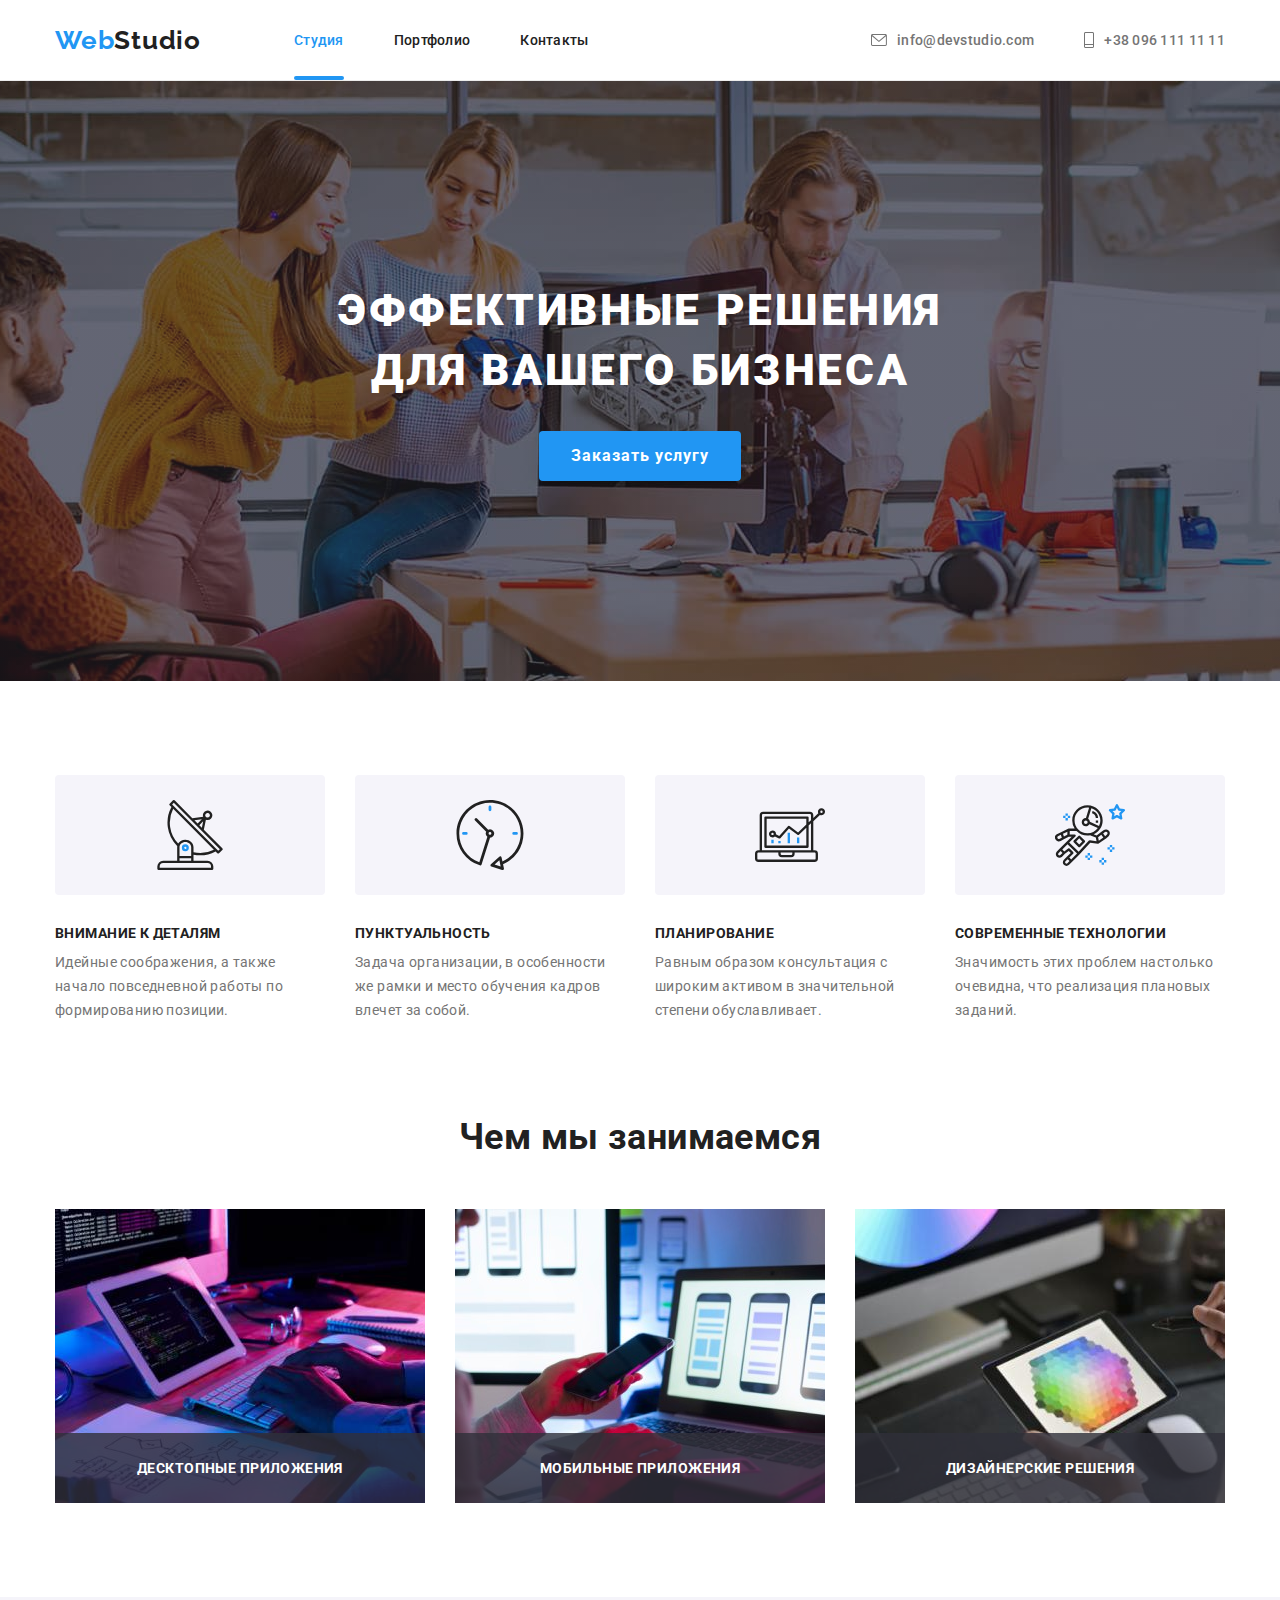
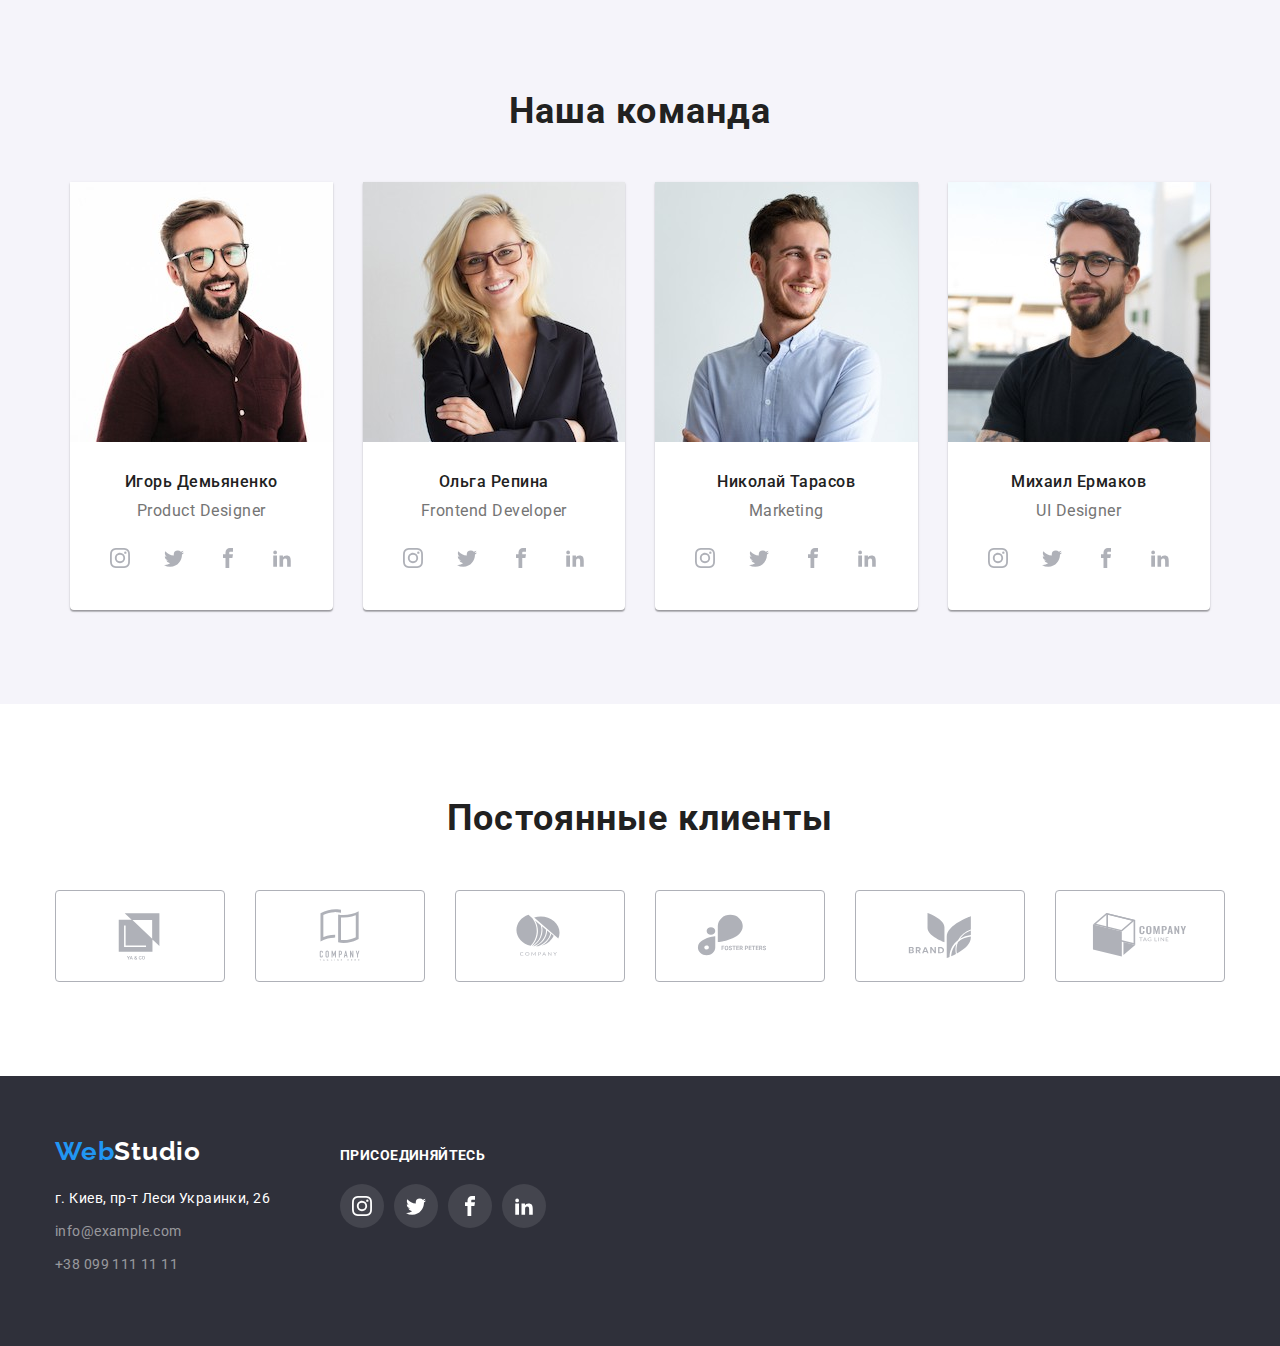
<file: index.html>
<!DOCTYPE html>
<html lang="en">
  <head>
    <meta charset="UTF-8" />
    <meta http-equiv="X-UA-Compatible" content="IE=edge" />
    <meta name="viewport" content="width=device-width, initial-scale=1.0" />
    <title>Document</title>
    <link rel="preconnect" href="https://fonts.googleapis.com" />
    <link rel="preconnect" href="https://fonts.gstatic.com" crossorigin />
    <link
      rel="stylesheet"
      href="https://cdnjs.cloudflare.com/ajax/libs/modern-normalize/1.0.0/modern-normalize.min.css"
    />
    <link
      href="https://fonts.googleapis.com/css2?family=Raleway:wght@600;700;800&family=Roboto:wght@400;500;700;900&display=swap"
      rel="stylesheet"
    />
    <link rel="stylesheet" href="./css/styles.css" />
  </head>

  <body data-body>
    <!-- Логотип -->
    <header class="header">
      <div class="container nav">
        <a href="./12index.html" class="logo-header">Web<span class="studio">Studio</span></a>
        <nav class="nav">
          <ul class="nav list">
            <li class="header-navigator">
              <a href="./index.html" class="active nav-info">Студия</a>
            </li>
            <li class="header-navigator">
              <a href="./portfolio.html" class="nav-info">Портфолио</a>
            </li>
            <li class="header-navigator">
              <a href="#contacts" class="nav-info">Контакты</a>
            </li>
          </ul>
        </nav>
        <ul class="heder-contacts list">
          <li class="heder-contacts-link">
            <a href="mailto:info@devstudio.com" class="mail">
              <svg class="heder-icon" width="16" height="12">
               <use href="./images/icons-sprite.svg#icon-email"></use>
              </svg>info@devstudio.com
            </a>
          </li>
          <li class="heder-contacts-link">
            <a href="tel:+380961111111" class="tel">
              <svg class="heder-icon" width="10" height="16">
                <use href="./images/icons-sprite.svg#icon-mobile"></use>
              </svg>+38 096 111 11 11
            </a>
          </li>
        </ul>
      </div>
    </header>
    <!-- Услуги для бизнеса -->
    <main>
      <section class="market wrapper">
        <div class="container">
          <h1 class="solution">Эффективные решения для вашего бизнеса</h1>
          <button class="order" type="button" data-modal-open >Заказать услугу</button>
        </div>
      </section>

      <!-- Особенности работы -->

      <section class="section">
        <div class="container">
          <h2 class="visually-hidden">Переваги</h2>
          <ul class="fors list">
            <li class="fors-li">
              <div class="feature">
                <svg width="70" height="70">
                  <use href="./images/icons-sprite.svg#icon-antenna"></use>
                </svg>
              </div>
              <h3 class="soft-skils">Внимание к деталям</h3>
              <p class="skils">
                Идейные соображения, а также начало повседневной работы по формированию позиции.
              </p>
            </li>

            <li class="fors-li">
              <div class="feature">
                <svg width="70" height="70">
                  <use href="./images/icons-sprite.svg#icon-clock"></use>
                </svg>
              </div>
              <h3 class="soft-skils">Пунктуальность</h3>
              <p class="skils">
                Задача организации, в особенности же рамки и место обучения кадров влечет за собой.
              </p>
            </li>

            <li class="fors-li">
              <div class="feature">
                <svg width="70" height="70">
                  <use href="./images/icons-sprite.svg#icon-diagram"></use>
                </svg>
              </div>
              <h3 class="soft-skils">Планирование</h3>
              <p class="skils">
                Равным образом консультация с широким активом в значительной степени обуславливает.
              </p>
            </li>

            <li class="fors-li">
              <div class="feature">
                <svg width="70" height="70">
                  <use href="./images/icons-sprite.svg#icon-astronaut"></use>
                </svg>
              </div>
              <h3 class="soft-skils">Современные технологии</h3>
              <p class="skils">
                Значимость этих проблем настолько очевидна, что реализация плановых заданий.
              </p>
            </li>
          </ul>
        </div>
      </section>

      <!-- Три картинки -->

      <section class="container">
        <div class="section work">
          <h2 class="hobby">Чем мы занимаемся</h2>
          <ul class="pic list">
            <li class="img-box">
              <img src="./images/box1.jpg" width="370" height="294" alt="box 1" />
              <p class="img-text">Десктопные приложения</p>
            </li>
            <li class="img-box">
              <img src="./images/box2.jpg" width="370" height="294" alt="box 2" />
              <p class="img-text">Мобильные приложения</p>
            </li>
            <li class="img-box">
              <img src="./images/box3.jpg" width="370" height="294" alt="box 3" />
              <p class="img-text">Дизайнерские решения</p>
            </li>
          </ul>
        </div>
      </section>

      <!-- Команда фирмы -->

      <section class="team section">
        <div class="container">
          <h2 id="studio" class="mishion">Наша команда</h2>
          <ul class="team-box list">
            <li class="team-box-unit">
              <img src="./images/igor.jpg" width="270" height="260" alt="img" />
              <div class="team-box-info">
                <h3 class="soname">Игорь Демьяненко</h3>
                <p class="job">Product Designer</p>

                 <ul class="soshial-list list">
                    <li class="soshial-links-img">
                      <a class="links-img"
                        href="https://www.instagram.com/">
                        <svg class="icons" width="20" height="20">
                          <use href="./images/symbol-defs.svg#icon-instagram"></use>
                        </svg>
                      </a>
                    </li>
                    <li class="soshial-links-img">
                      <a class="links-img"
                        href="https://www.twitter.com/">
                        <svg class="icons" width="20" height="20">
                          <use href="./images/symbol-defs.svg#icon-twitter"></use>
                        </svg>
                      </a>
                    </li>
                    <li class="soshial-links-img">
                      <a class="links-img"
                        href="https://www.facebook.com/">
                        <svg class="icons" width="20" height="20">
                          <use href="./images/symbol-defs.svg#icon-facebook"></use>
                        </svg>
                      </a>
                    </li>
                    <li class="soshial-links-img">
                      <a class="links-img"
                        href="https://www.linkedin.com/">
                        <svg class="icons" width="20" height="20">
                          <use href="./images/symbol-defs.svg#icon-linkedin2"></use>
                        </svg>
                      </a>
                    </li>
                  </ul> 
                </div>
              
            </li>
            <li class="team-box-unit">
              <img src="./images/olga.jpg" width="270" height="260" alt="img" />
              <div class="team-box-info">
                <h3 class="soname">Ольга Репина</h3>
                <p class="job">Frontend Developer</p>
                <ul class="soshial-list list">
                  <li class="soshial-links-img">
                    <a class="links-img"
                      href="https://www.instagram.com/">
                      <svg class="icons" width="20" height="20">
                        <use href="./images/symbol-defs.svg#icon-instagram"></use>
                      </svg>
                    </a>
                  </li>
                  <li class="soshial-links-img">
                    <a class="links-img"
                      href="https://www.twitter.com/">
                      <svg class="icons" width="20" height="20">
                        <use href="./images/symbol-defs.svg#icon-twitter"></use>
                      </svg>
                    </a>
                  </li>
                  <li class="soshial-links-img">
                    <a class="links-img"
                      href="https://www.facebook.com/">
                      <svg class="icons" width="20" height="20">
                        <use href="./images/symbol-defs.svg#icon-facebook"></use>
                      </svg>
                    </a>
                  </li>
                  <li class="soshial-links-img">
                    <a class="links-img"
                      href="https://www.linkedin.com/">
                      <svg class="icons" width="20" height="20">
                        <use href="./images/symbol-defs.svg#icon-linkedin2"></use>
                      </svg>
                    </a>
                  </li>
                </ul> 
              </div>
            </li>
            <li class="team-box-unit">
              <img src="./images/nikolaj.jpg" width="270" height="260" alt="img" />
              <div class="team-box-info">
                <h3 class="soname">Николай Тарасов</h3>
                <p class="job">Marketing</p>
                <ul class="soshial-list list">
                  <li class="soshial-links-img">
                    <a class="links-img"
                      href="https://www.instagram.com/">
                      <svg class="icons" width="20" height="20">
                        <use href="./images/symbol-defs.svg#icon-instagram"></use>
                      </svg>
                    </a>
                  </li>
                  <li class="soshial-links-img">
                    <a class="links-img"
                      href="https://www.twitter.com/">
                      <svg class="icons" width="20px" height="20px">
                        <use href="./images/symbol-defs.svg#icon-twitter"></use>
                      </svg>
                    </a>
                  </li>
                  <li class="soshial-links-img">
                    <a class="links-img"
                      href="https://www.facebook.com/">
                      <svg class="icons" width="20" height="20">
                        <use href="./images/symbol-defs.svg#icon-facebook"></use>
                      </svg>
                    </a>
                  </li>
                  <li class="soshial-links-img">
                    <a class="links-img"
                      href="https://www.linkedin.com/">
                      <svg class="icons" width="20" height="20">
                        <use href="./images/symbol-defs.svg#icon-linkedin2"></use>
                      </svg>
                    </a>
                  </li>
                </ul> 
              </div>
            </li>
            <li class="team-box-unit">
              <img src="./images/mihail.jpg" width="270" height="260" alt="img" />
              <div class="team-box-info">
                <h3 class="soname">Михаил Ермаков</h3>
                <p class="job">UI Designer</p>
                <ul class="soshial-list list">
                  <li class="soshial-links-img">
                    <a class="links-img"
                      href="https://www.instagram.com/">
                      <svg class="icons" width="20" height="20">
                        <use href="./images/symbol-defs.svg#icon-instagram"></use>
                      </svg>
                    </a>
                  </li>
                  <li class="soshial-links-img">
                    <a class="links-img"
                      href="https://www.twitter.com/">
                      <svg class="icons" width="20" height="20">
                        <use href="./images/symbol-defs.svg#icon-twitter"></use>
                      </svg></a>
                    </a>
                  </li>
                  
                  <li class="soshial-links-img">
                    <a class="links-img"
                      href="https://www.linkedin.com/">
                      <svg class="icons" width="20" height="20">
                        <use href="./images/symbol-defs.svg#icon-facebook"></use>
                      </svg>
                    </a>
                  </li>
                  <li class="soshial-links-img">
                    <a class="links-img"
                      href="https://www.linkedin.com/">
                      <svg class="icons" width="20" height="20">
                        <use href="./images/symbol-defs.svg#icon-linkedin2"></use>
                      </svg>
                    </a>
                  </li>
                </ul> 
              </div>
            </li>
          </ul>
        </div>
      </div>
      </section>

      <!-- Постоянные клиенты -->

      <section class="section">
        <div class="container">
          <h2 class="mishion">Постоянные клиенты</h2>
          <ul class="klients-list list">
            <li class="klients">
              <a class="item-client-link" href=""
                ><svg class="client-icon" width="106" height="60">
                  <use href="./images/symbol-defs.svg#icon-logo-0"></use>
                </svg>
              </a>
            </li>
            <li class="klients">
              <a class="item-client-link" href=""
                ><svg class="client-icon" width="106" height="60">
                  <use href="./images/symbol-defs.svg#icon-logo-1"></use>
                </svg>
              </a>
            </li>
            <li class="klients">
              <a class="item-client-link" href=""
                ><svg class="client-icon" width="106" height="60">
                  <use href="./images/symbol-defs.svg#icon-logo-2"></use>
                </svg>
              </a>
            </li>
            <li class="klients">
              <a class="item-client-link" href=""
                ><svg class="client-icon" width="106" height="60">
                  <use href="./images/symbol-defs.svg#icon-logo-3"></use>
                </svg>
              </a>
            </li>
            <li class="klients">
              <a class="item-client-link" href=""
                ><svg class="client-icon" width="106px" height="60px">
                  <use href="./images/symbol-defs.svg#icon-logo-4"></use>
                </svg>
              </a>
            </li>
            <li class="klients">
              <a class="item-client-link" href=""
                ><svg class="client-icon" width="106" height="60">
                  <use href="./images/symbol-defs.svg#icon-logo-5"></use>
                </svg>
              </a>
            </li>
          </ul>
        </div>
      </section>
    </main>

    <!-- footer -->

    <footer class="grafit">
      <div class="container flex">
        <div class="footer-contacts-info">
          <a class="logo" href="./12index.html">Web<span class="studio-footer">Studio</span></a>
          <address id="contacts">
            <ul class="footer-contacts-block list">
              <li class="footer-contacts">
                <a
                  href="https://goo.gl/maps/5vLrTGRrTv6c7Xk37"
                  target="_blank"
                  rel="noopener noreferrer"
                  class="adress"
                  >г. Киев, пр-т Леси Украинки, 26
                </a>
              </li>
              <li class="footer-contacts">
                <a href="mailto:info@example.com" class="e-adress">info@example.com</a>
              </li>

              <li class="footer-contacts">
                <a href="tel:+380991111111" class="e-adress">+38 099 111 11 11</a>
              </li>
            </ul>
          </address>
        </div>
        <div class="footer-soclink">
          <p class="footer-title">присоединяйтесь</p>
          <ul class="footer-soc-list list">
            <li class="footer-soc-item">
              <a class="footer-soc-link link" href="">
                <svg class="footer-icon" width="20" height="20">
                  <use href="./images/symbol-defs.svg#icon-instagram"></use>
                </svg>
              </a>
            </li>
            <li class="footer-soc-item">
              <a class="footer-soc-link link" href=""
                ><svg class="footer-icon" width="20" height="20">
                  <use href="./images/symbol-defs.svg#icon-twitter"></use>
                </svg>
              </a>
            </li>
            <li class="footer-soc-item">
              <a class="footer-soc-link link" href=""
                ><svg class="footer-icon" width="20" height="20">
                  <use href="./images/symbol-defs.svg#icon-facebook"></use>
                </svg>
              </a>
            </li>
            <li class="footer-soc-item">
              <a class="footer-soc-link link" href=""
                ><svg class="footer-icon" width="20" height="20">
                  <use href="./images/symbol-defs.svg#icon-linkedin2"></use>
                </svg>
              </a>
            </li>
          </ul>
        </div>
      </div>
    </footer>

    <div class="backdrop is-hidden" data-modal>
      <div class="modal">
        <button type="button" class="modal-close-btn" data-modal-close>
          <svg class="close-btn" width="11" height="11">
            <use href="./images/symbol-defs.svg#icon-xx"></use>
          </svg>
        </button>
      </div>
    </div>

   <script src="./js/modal.js"></script>
  </body>
</html>
</file>
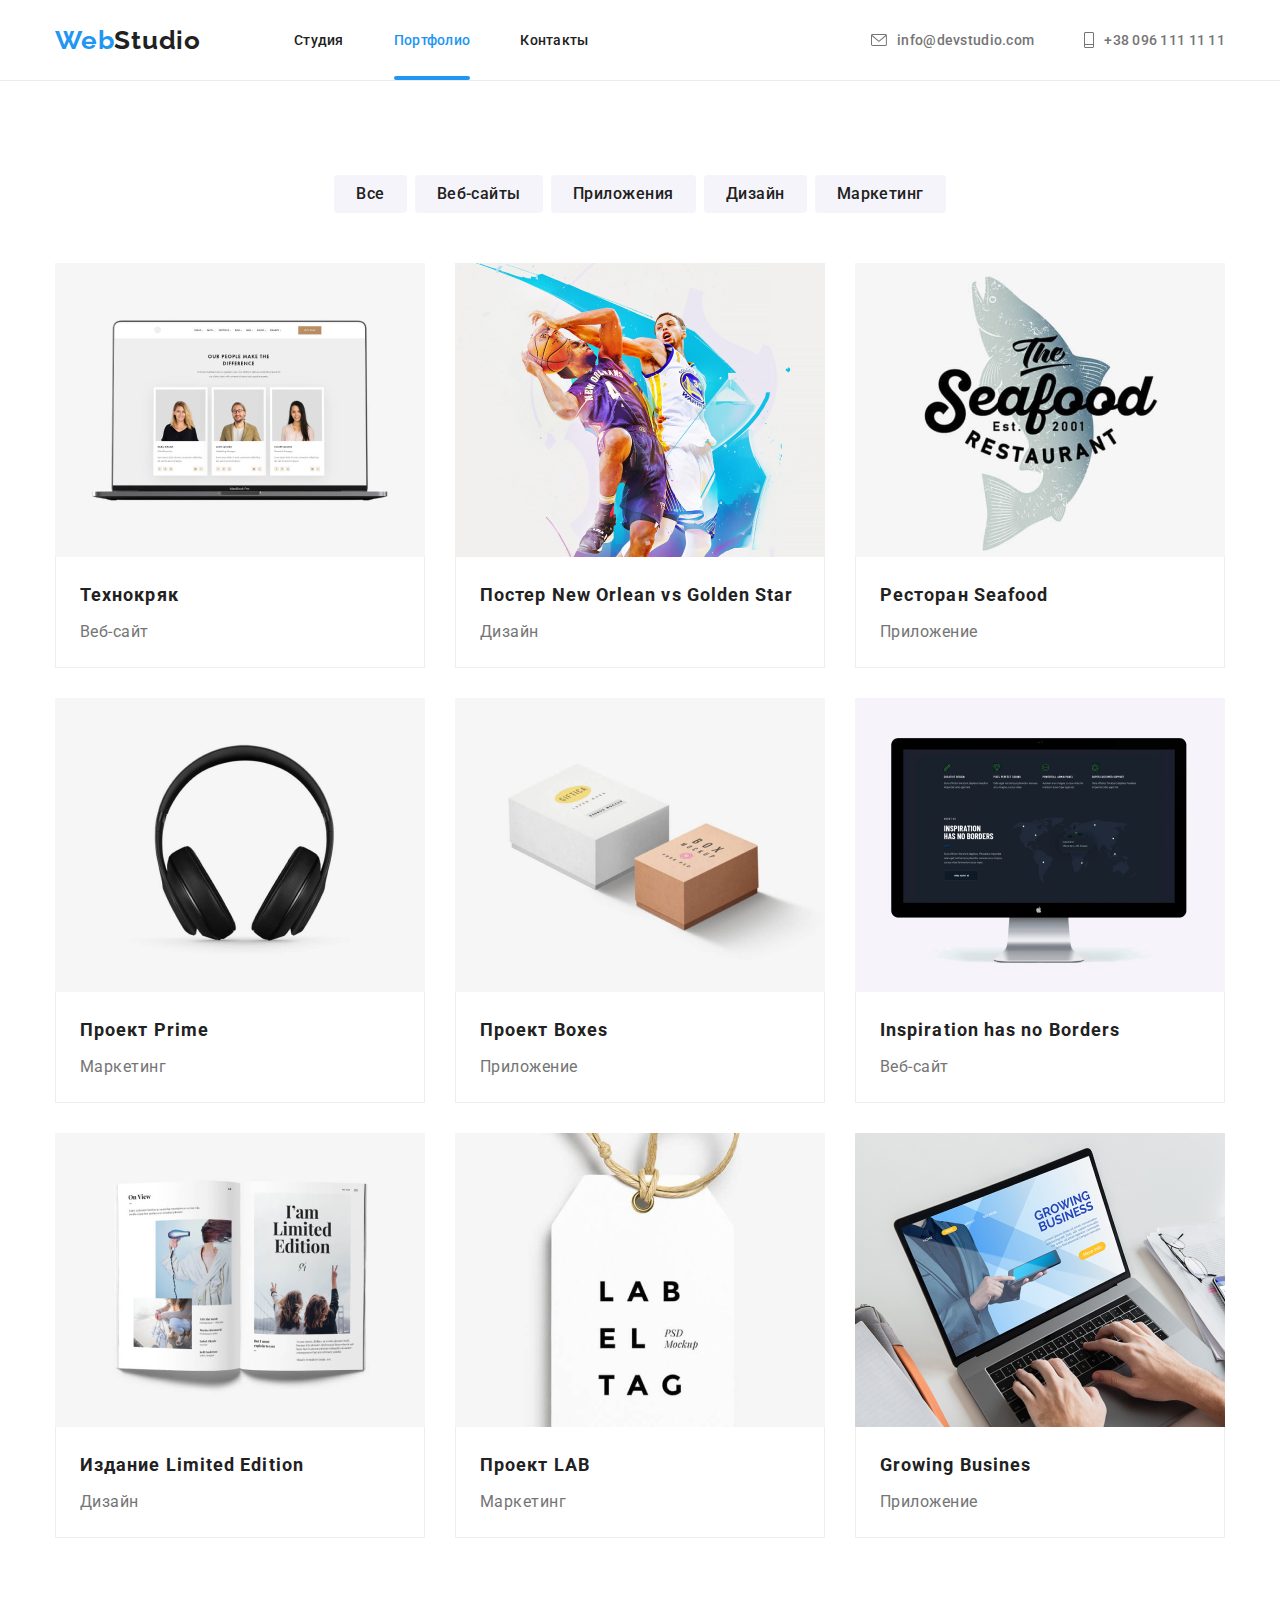
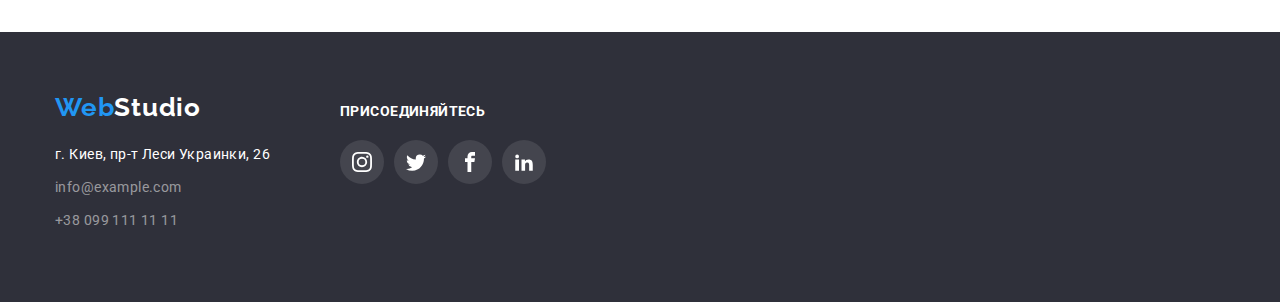
<file: portfolio.html>
<!DOCTYPE html>
<html lang="ru">
  <head>
    <meta charset="UTF-8" />
    <title>Cтудия Портфолио</title>
    <link rel="preconnect" href="https://fonts.googleapis.com" />
    <link rel="preconnect" href="https://fonts.gstatic.com" crossorigin />
    <link
      rel="stylesheet"
      href="https://cdnjs.cloudflare.com/ajax/libs/modern-normalize/1.0.0/modern-normalize.min.css"
    />
    <link
      href="https://fonts.googleapis.com/css2?family=Raleway:wght@600;700;800&family=Roboto:wght@400;500;700;900&display=swap"
      rel="stylesheet"
    />
    <link
      rel="stylesheet"
      href="https://cdnjs.cloudflare.com/ajax/libs/modern-normalize/1.0.0/modern-normalize.min.css"
    />
    <link rel="stylesheet" href="./css/styles.css" />
  </head>

  <body>
    <!-- Логотип -->
    <header class="header">
      <div class="container nav">
        <a href="./12index.html" class="logo-header">Web<span class="studio">Studio</span></a>
        <nav class="nav">
          <ul class="nav list">
            <li class="header-navigator">
              <a href="./index.html" class="nav-info">Студия</a>
            </li>
            <li class="header-navigator">
              <a href="./portfolio.html" class="active nav-info">Портфолио</a>
            </li>
            <li class="header-navigator"><a href="#contacts" class="nav-info">Контакты</a></li>
          </ul>
        </nav>

        <ul class="heder-contacts list">
          <li class="heder-contacts-link">
            <a href="mailto:info@devstudio.com" class="mail">
              <svg class="heder-icon" width="16" height="12">
               <use href="./images/icons-sprite.svg#icon-email"></use>
              </svg>info@devstudio.com
            </a>
          </li>
          <li class="heder-contacts-link">
            <a href="tel:+380961111111" class="tel">
              <svg class="heder-icon" width="10" height="16">
                <use href="./images/icons-sprite.svg#icon-mobile"></use>
              </svg>+38 096 111 11 11
            </a>
          </li>
        </ul>
      </div>
    </header>

    <main>
      <!-- Кнопки портфолио фильтр -->
      <section class="section">
        <div class="container section buttom-uni">
          <ul class="menu list">
            <li class="item filtr"><button class="link" type="button">Все</button></li>
            <li class="item filtr">
              <button class="link" type="button">Веб-сайты</button>
            </li>
            <li class="item filtr">
              <button class="link" type="button">Приложения</button>
            </li>
            <li class="item filtr">
              <button class="link" type="button">Дизайн</button>
            </li>
            <li class="item filtr">
              <button class="link" type="button">Маркетинг</button>
            </li>
          </ul>

          <!-- Портфолио -->
          <h1 class="visually-hidden">Портфолио</h1>

          <ul class="job-list list">
            <li class="job-project">
              <a href="" class="projekt-link">
                <div class="projekt-img">
                  <img src="./images/tehnokrjak-website.jpg"
                    width="370" height="294" alt="Технокряк"/> 
                   <p class="projekt-text">
                     Ресурс предлагает комплексные предложения с разным уровнем функционала и
                     сервисов. Все это позволит посетителю получить исчерпывающие сведения о компании
                     или частном лице.
                   </p>
                </div>
                <div class="job-project-box">
                  <h2 class="job-result">Технокряк</h2>
                  <p class="job-title">Веб-сайт</p>
                </div>
              </a>
            </li>
            <li class="job-project">
              <a href="" class="projekt-link">
                <div class="projekt-img">
                  <img src="./images/poster-new-orlean-design.jpg"
                   width="370" height="294" alt="New Orlean vs Golden Star"/>
                   <p class="projekt-text">
                     Ресурс предлагает комплексные предложения с разным уровнем функционала и
                     сервисов. Все это позволит посетителю получить исчерпывающие сведения о компании
                     или частном лице.
                   </p>
                </div>
                <div class="job-project-box">
                 <h2 class="job-result">Постер New Orlean vs Golden Star</h2>
                 <p class="job-title">Дизайн</p>
                </div>
              </a>
            </li>
            <li class="job-project">
              <a href="" class="projekt-link">
                 <div class="projekt-img">
                   <img src="./images/restoraunt-seafood-prilojenije.jpg"
                    width="370" height="294" alt="New Orlean vs Golden Star"/>
                   <p class="projekt-text">
                     Ресурс предлагает комплексные предложения с разным уровнем функционала и
                     сервисов. Все это позволит посетителю получить исчерпывающие сведения о компании
                     или частном лице.
                   </p>
                 </div>
                  <div class="job-project-box">
                   <h2 class="job-result">Ресторан Seafood</h2>
                   <p class="job-title">Приложение</p>
                 </div>
              </a>
            </li>
            <li class="job-project">
              <a href="" class="projekt-link">
                 <div class="projekt-img">
                   <img src="./images/projekt-prime-website.jpg" width="370" height="294" alt="Prime" />
                   <p class="projekt-text">
                     Ресурс предлагает комплексные предложения с разным уровнем функционала и
                     сервисов. Все это позволит посетителю получить исчерпывающие сведения о компании
                     или частном лице.
                    </p>
                 </div>
                 <div class="job-project-box">
                   <h2 class="job-result">Проект Prime</h2>
                   <p class="job-title">Маркетинг</p>
                 </div>
              </a>
            </li>
            <li class="job-project">
              <a href="" class="projekt-link">
                <div class="projekt-img">
                  <img src="./images/projekt-boxes-prilojenije.jpg"
                    width="370" height="294" alt="Boxes"/>
                   <p class="projekt-text">
                     Ресурс предлагает комплексные предложения с разным уровнем функционала и
                     сервисов. Все это позволит посетителю получить исчерпывающие сведения о компании
                     или частном лице.
                   </p>
                </div>
                  <div class="job-project-box">
                   <h2 class="job-result">Проект Boxes</h2>
                   <p class="job-title">Приложение</p>
                  </div>
              </a>
            </li>
            <li class="job-project">
              <a href="" class="projekt-link">
                <div class="projekt-img">
                  <img src="./images/inspiration-website.jpg"
                    width="370" height="294" alt="Inspiration has no Borders"/>
                   <p class="projekt-text">
                     Ресурс предлагает комплексные предложения с разным уровнем функционала и
                     сервисов. Все это позволит посетителю получить исчерпывающие сведения о компании
                     или частном лице.
                   </p>
                 </div>
                 <div class="job-project-box">
                   <h2 class="job-result">Inspiration has no Borders</h2>
                   <p class="job-title">Веб-сайт</p>
                 </div>
              </a>
            </li>
            <li class="job-project">
              <a href="" class="projekt-link">
                <div class="projekt-img">
                 <img src="./images/limited-edition-design.jpg"
                  width="370" height="294" alt="Limited Edition"/>
                 <p class="projekt-text">
                    Ресурс предлагает комплексные предложения с разным уровнем функционала и
                    сервисов. Все это позволит посетителю получить исчерпывающие сведения о компании
                    или частном лице.
                 </p>
                </div>
                <div class="job-project-box">
                  <h2 class="job-result">Издание Limited Edition</h2>
                  <p class="job-title">Дизайн</p>
                </div>
              </a>
            </li>
            <li class="job-project">
              <a href="" class="projekt-link">
                 <div class="projekt-img">
                   <img src="./images/projekt-lab-marketing.jpg" width="370" height="294" alt="LAB" />
                    <p class="projekt-text">
                      Ресурс предлагает комплексные предложения с разным уровнем функционала и
                      сервисов. Все это позволит посетителю получить исчерпывающие сведения о компании
                      или частном лице.
                    </p>
                  </div>
                   <div class="job-project-box">
                     <h2 class="job-result">Проект LAB</h2>
                     <p class="job-title">Маркетинг</p>
                   </div>
              </a>
            </li>
            <li class="job-project">
              <a href="" class="projekt-link">
                 <div class="projekt-img">
                   <img src="./images/growing-business-prilojenije.jpg"
                    width="370" height="294" alt="Growing Busines"/>
                   <p class="projekt-text">
                     Ресурс предлагает комплексные предложения с разным уровнем функционала и
                     сервисов. Все это позволит посетителю получить исчерпывающие сведения о компании
                     или частном лице.
                   </p>
                 </div>
                 <div class="job-project-box">
                    <h2 class="job-result">Growing Busines</h2>
                    <p class="job-title">Приложение</p>
                 </div>
              </a>
            </li>
          </ul>
        </div>
      </section>
    </main>

    <!-- footer -->

    <footer class="grafit">
      <div class="container flex">
        <div class="footer-contacts-info">
          <a class="logo" href="./12index.html">Web<span class="studio-footer">Studio</span></a>
          <address id="contacts">
            <ul class="footer-contacts-block list">
              <li class="footer-contacts">
                <a
                  href="https://goo.gl/maps/5vLrTGRrTv6c7Xk37"
                  target="_blank"
                  rel="noopener noreferrer"
                  class="adress"
                  >г. Киев, пр-т Леси Украинки, 26
                </a>
              </li>
              <li class="footer-contacts">
                <a href="mailto:info@example.com" class="e-adress">info@example.com</a>
              </li>
              <li class="footer-contacts">
                <a href="tel:+380991111111" class="e-adress">+38 099 111 11 11</a>
              </li>
            </ul>
          </address>
        </div>
        <div class="footer-soclink">
          <p class="footer-title">присоединяйтесь</p>
          <ul class="footer-soc-list list">
            <li class="footer-soc-item">
              <a class="footer-soc-link link" href="">
                <svg class="footer-icon" width="20" height="20">
                  <use href="./images/symbol-defs.svg#icon-instagram"></use>
                </svg>
              </a>
            </li>
            <li class="footer-soc-item">
              <a class="footer-soc-link link" href="">
                <svg class="footer-icon" width="20" height="20">
                  <use href="./images/symbol-defs.svg#icon-twitter"></use>
                </svg>
              </a>
            </li>
            <li class="footer-soc-item">
              <a class="footer-soc-link link" href="">
                <svg class="footer-icon" width="20" height="20">
                  <use href="./images/symbol-defs.svg#icon-facebook"></use>
                </svg>
              </a>
            </li>
            <li class="footer-soc-item">
              <a class="footer-soc-link link" href="">
                <svg class="footer-icon" width="20" height="20">
                  <use href="./images/symbol-defs.svg#icon-linkedin2"></use>
                </svg>
              </a>
            </li>
          </ul>
        </div>
      </div>
    </footer>
  </body>
</html>
</file>
<file: css/styles.css>
*,
*::before,
*::after {
  box-sizing: border-box;
}
:root {
  --card-team-gap: 30px;
  --card-projects-gap: 30px;
  --main-brand-color: #2196f3;
  --sekond-brand-color: #212121;
  --main-body-color: #ffffff;
  --buttom-second-color: #188ce8;
  --text-main-color: #2f303a;
  --text-sekond-color: #757575;
  --background-second-color: #f5f4fa;
  --background: #e5e5e5;
  --icons-first-color: #afb1b8;
  --e-adress-color: rgba(225, 225, 225, 0.6);
}
body {
  font-family: Roboto, sans-serif;
  color: var(--sekond-brand-color);
  background-color: var(--main-body-color);
  font-size: 14px;
  letter-spacing: 0.03em;
}
.no-scroll{
  overflow: hidden;
}

h1,
h2,
h3,
h4,
h5,
p {
  margin: 0;
}
img {
  display: block;
  /* min-width: 100%; */
  height: auto;
}
a {
  text-decoration: none;
}
.list {
  list-style: none;
  margin: 0;
  padding-left: 0px;
}
.link {
  text-decoration: none;
  padding: 0px;
}
.section {
  margin: 0 auto;
  padding-top: 94px;
  padding-bottom: 94px;
}
.container {
  width: 1200px;
  margin: 0 auto;
  padding: 0 15px;
}
.header {
  padding-top: 25px;
  padding-bottom: 24px;
  border-bottom: 1px solid #ececec;
}
.header-navigator {
  margin-right: 50px;
}
.header-navigator:last-child {
  margin-right: 0px;
}
.nav {
  display: flex;
  margin-right: auto;
  align-items: center;
}
.logo-header {
  font-family: 'Raleway';
  font-weight: 700;
  font-size: 26px;
  line-height: 1.19;
  letter-spacing: 0.03em;
  color: var(--main-brand-color);
  margin-right: 93px;
}
.studio {
  color: var(--sekond-brand-color);
}
.nav-info {
  position: relative;
  font-weight: 500;
  line-height: 1.14;
  letter-spacing: 0.02em;
  color: var(--sekond-brand-color);
  transition-property: color;
  transition-duration: 250ms;
  transition-timing-function: cubic-bezier(0.4, 0, 0.2, 1);
}
.nav-info:hover,
.nav-info:focus {
  color: var(--main-brand-color);
}
.active::after {
  content: '';
  position: absolute;
  left: 0;
  bottom: -32px;
  width: 100%;
  height: 4px;
  border-radius: 2px;
  background-color: var(--main-brand-color);
}
.active {
  color: var(--main-brand-color);
}
.heder-contacts {
  display: flex;
}
.mail,
.tel {
  display: flex;
  align-items: center;
  font-family: 'Roboto';
  font-style: normal;
  font-weight: 500;
  letter-spacing: 0.02em;
  color: var(--text-sekond-color);
  transition-property: color;
  transition-duration: 250ms;
  transition-timing-function: cubic-bezier(0.4, 0, 0.2, 1);
}
.tel:hover,
.mail:hover {
  color: var(--main-brand-color);
}
.heder-contacts-link + .heder-contacts-link {
  margin-left: 50px;
}
.heder-icon {
  fill: currentColor;
  margin-right: 10px;
}
.heder-icon:hover {
  fill: currentColor;
}

/* Услуги для бизнеса */

.market {
  background-color: var(--text-main-color);
  padding-top: 200px;
  padding-bottom: 200px;
}
.wrapper {
  margin-left: auto;
  margin-right: auto;
  background-image: linear-gradient(to right, rgba(47, 48, 58, 0.4), rgba(47, 48, 58, 0.4)),
    url(../images/idias\ for\ bisenes.jpg);
  background-repeat: no-repeat;
  background-position: center;
  background-size: cover;
  max-width: 1600px;
  height: 600px;
}

.solution {
  text-align: center;
  width: 696px;
  margin: 0px auto;
  font-family: 'Roboto';
  font-weight: 900;
  font-size: 44px;
  line-height: 1.36;
  letter-spacing: 0.06em;
  text-transform: uppercase;
  color: var(--main-body-color);
}
.order {
  display: block;
  margin: 0 auto;
  padding: 10px 32px 10px 32px;
  margin-top: 30px;
  background: var(--main-brand-color);
  box-shadow: 0px 4px 4px rgba(0, 0, 0, 0.15);
  border: 0;
  border-radius: 4px;
  /* text buttom */
  font-family: 'Roboto';
  font-weight: 700;
  font-size: 16px;
  line-height: 1.88;
  text-align: center;
  letter-spacing: 0.06em;
  color: var(--main-body-color);
  cursor: pointer;
}
.order:hover {
  background-color: var(--buttom-second-color);
}
.order:focus {
  cursor: progress;
}
.visually-hidden {
  position: absolute;
  width: 1px;
  height: 1px;
  margin: -1px;
  border: 0;
  padding: 0;
  white-space: nowrap;
  clip-path: inset(100%);
  clip: rect(0 0 0 0);
  overflow: hidden;
}

/* Особенности работы */

.feature {
  display: flex;
  justify-content: center;
  align-items: center;
  width: 100%;
  height: 120px;
  margin-bottom: 30px;
  background-color: var(--background-second-color);
  border-radius: 4px;
}
.fors {
  display: flex;
}
.fors-li {
  margin-left: 30px;
  max-width: 270px;
}
.fors-li:first-child {
  margin-left: 0px;
}

.soft-skils {
  font-family: 'Roboto';
  font-size: 14px;
  font-weight: 700;
  letter-spacing: 0.03em;
  text-transform: uppercase;
  color: var(--sekond-brand-color);
  margin: 0 0 10px 0;
}
.skils {
  font-family: 'Roboto';
  font-style: normal;
  font-weight: 400;
  line-height: 1.71;
  letter-spacing: 0.03em;
  color: var(--text-sekond-color);
  margin: 0;
}

/* Три картинки */

.work {
  padding-top: 0px;
}
.hobby {
  font-family: 'Roboto';
  font-weight: 700;
  font-size: 36px;
  line-height: 1.16;
  text-align: center;
  color: var(--sekond-brand-color);
  margin-bottom: 50px;
}
.pic {
  display: flex;
}
.img-box {
  margin-right: 30px;
  position: relative;
}
.img-box:last-child {
  margin-right: 0px;
}
.img-text {
  display: flex;
  justify-content: center;
  align-items: center;
  position: absolute;
  width: 100%;
  height: 70px;
  bottom: 0;
  font-weight: 700;
  /* text-align: center; */
  /* letter-spacing: 0.03em; */
  text-transform: uppercase;
  color: var(--main-body-color);
  background: rgba(47, 48, 58, 0.8);
}

/* КОМАНДА */

.team {
  background-color: var(--background-second-color);
}

.mishion {
  font-family: 'Roboto';
  font-weight: 700;
  font-size: 36px;
  line-height: 1.16;
  text-align: center;
  letter-spacing: 0.03em;
  color: var(--sekond-brand-color);
  margin-bottom: 50px;
}

.team-box {
  display: flex;
  justify-content: center;
}

.team-box > .team-box-unit {
  flex-basis: calc(100% / 4 - var(--card-team-gap));
  margin-left: var(--card-team-gap);
}
.team-box-unit {
  background: var(--main-body-color);
  box-shadow: 0px 1px 3px rgba(0, 0, 0, 0.12), 0px 1px 1px rgba(0, 0, 0, 0.14),
    0px 2px 1px rgba(0, 0, 0, 0.2);
  border-radius: 0px 0px 4px 4px;
  overflow: hidden;
}
.team-box-unit:first-child {
  margin-left: 0px;
}
.team-box-info {
  padding: 30px 0;
}

.soname {
  text-align: center;
  font-family: 'Roboto';
  font-weight: 500;
  font-size: 16px;
  line-height: 1.19;
  letter-spacing: 0.03em;
  color: var(--sekond-brand-color);
}
.job {
  text-align: center;
  font-family: 'Roboto';
  font-weight: 400;
  font-size: 16px;
  line-height: 1.19;
  letter-spacing: 0.03em;
  color: var(--text-sekond-color);
  margin-top: 10px;
}
/* ССЫЛКИ НА СОЦ СЕТИ */

.soshial-list {
  display: flex;
  align-items: center;
  justify-content: center;
  margin-top: 16px;
}
.soshial-links-img {
  margin-right: 10px;
}
.soshial-links-img:last-child {
  margin-right: 0px;
}
.links-img {
  display: flex;
  align-items: center;
  justify-content: center;
  width: 44px;
  height: 44px;
  border-radius: 50%;
  color: var(--icons-first-color);
  transition-property: background-color, color;
  transition-duration: 250ms;
  transition-timing-function: cubic-bezier(0.4, 0, 0.2, 1);
}

.links-img:hover,
.links-img:focus {
  background-color: var(--buttom-second-color);
  color: var(--main-body-color);
}
.icons {
  fill: currentColor;
}
.icons:hover,
.icons:focus {
  fill: currentColor;
}

/* ----Постоянные клиенты---- */

.klients-list {
  display: flex;
  justify-content: center;
  margin-left: auto;
  margin-right: auto;
}
.klients {
  margin-right: 30px;
}
.klients:last-child {
  margin-right: 0px;
}
.item-client-link {
  display: flex;
  justify-content: center;
  align-items: center;
  width: 170px;
  height: 92px;
  color: var(--icons-first-color);
  border: 1px solid var(--icons-first-color);
  border-radius: 4px;
  transition-property: border-color, color;
  transition-duration: 250ms;
  transition-timing-function: cubic-bezier(0.4, 0, 0.2, 1);
}
.item-client-link:hover,
.item-client-link:focus {
  color: var(--main-brand-color);
  border-color: var(--main-brand-color);
}
.client-icon {
  fill: currentColor;
}
.client-icon:hover {
  fill: currentColor;
}

/* FOTER */

.grafit {
  background-color: var(--text-main-color);
  padding: 60px 0;
}
.flex {
  display: flex;
  align-items: baseline;
}
.footer-contacts-info {
  margin-right: 70px;
}
.logo {
  display: block;
  margin-bottom: 20px;
  font-family: 'Raleway';
  text-decoration: none;
  font-weight: 700;
  font-size: 26px;
  line-height: 1.19;
  letter-spacing: 0.03em;
  color: var(--main-brand-color);
}
.studio-footer {
  color: var(--main-body-color);
}
.footer-contacts-block {
  margin-bottom: 9px;
}
.footer-contacts {
  margin-bottom: 9px;
}
.footer-contacts:last-child {
  margin-bottom: 0;
}
.adress {
  font-family: 'Roboto';
  font-weight: 400;
  font-style: normal;
  line-height: 1.71;
  letter-spacing: 0.03em;
  color: var(--main-body-color);
  transition-property: color;
  transition-duration: 250ms;
  transition-timing-function: cubic-bezier(0.4, 0, 0.2, 1);
}
.e-adress {
  color: var(--e-adress-color);
  font-style: normal;
  font-family: 'Roboto';
  font-weight: 400;
  line-height: 1.71;
  letter-spacing: 0.03em;
  transition-property: color;
  transition-duration: 250ms;
  transition-timing-function: cubic-bezier(0.4, 0, 0.2, 1);
}
.adress:hover,
.e-adress:hover,
.e-adress:focus,
.adress:focus {
  color: var(--main-brand-color);
}

/*-- иконки футера-- */

.footer-title {
  margin-bottom: 20px;
  font-family: 'Roboto';
  font-style: normal;
  font-weight: 700;
  font-size: 14px;
  line-height: 1.14;
  letter-spacing: 0.03em;
  text-transform: uppercase;
  color: var(--main-body-color);
}
.footer-soc-link {
  display: flex;
  width: 44px;
  height: 44px;
  justify-content: center;
  align-items: center;
  border-radius: 50%;
  color: var(--main-body-color);
  background: rgba(255, 255, 255, 0.1);
  transition-property: background-color;
  transition-duration: 250ms;
  transition-timing-function: cubic-bezier(0.4, 0, 0.2, 1);
}
.footer-soc-link:hover,
.footer-soc-link:focus {
  background-color: var(--main-brand-color);
}
.footer-soc-list {
  display: flex;
  margin-left: auto;
}
.footer-soc-list .footer-soc-item + .footer-soc-item {
  margin-left: 10px;
}
.footer-icon {
  fill: currentColor;
}

/* Кнопки портфолио */

.buttom-unit {
  margin-top: 94px;
  margin-bottom: 50px;
}
.menu {
  display: flex;
  justify-content: center;
  margin-bottom: 50px;
}
.filtr {
  margin: 0 8px 0 0px;
}
.filtr:last-child {
  margin: 0;
}
.menu .link {
  padding: 6px 22px;
  border-radius: 4px;
  border: 0;
  font-family: 'Roboto';
  font-style: normal;
  font-weight: 500;
  font-size: 16px;
  line-height: 1.63;
  letter-spacing: 0.03em;
  color: var(--sekond-brand-color);
  background: var(--background-second-color);
  transition-property: background-color;
  transition-duration: 250ms;
  transition-timing-function: cubic-bezier(0.4, 0, 0.2, 1);
  cursor: pointer;
}
.menu .link:hover,
.link:focus {
  background: var(--main-brand-color);
  color: var(--main-body-color);
  box-shadow: 0px 3px 1px rgba(0, 0, 0, 0.1), 0px 1px 2px rgba(0, 0, 0, 0.08),
    0px 2px 2px rgba(0, 0, 0, 0.12);
  }

.job-list {
  position: relative;
  display: flex;
  flex-wrap: wrap;
}
.job-project {
  position: relative;
  cursor: pointer;
  flex-basis: calc(100% / 3 - var(--card-projects-gap));
  margin-left: var(--card-projects-gap);
  margin-top: var(--card-projects-gap);
}
.projekt-link{
  display: block;
}
.projekt-link:hover,
.projekt-link:focus {
  box-shadow: 0px 1px 1px rgba(0, 0, 0, 0.12), 0px 4px 4px rgba(0, 0, 0, 0.06),
    1px 4px 6px rgba(0, 0, 0, 0.16);
}

.projekt-link:hover .projekt-text, .projekt-link:focus .projekt-text {
  transform: translateY(0);
}
.projekt-img {
  position: relative;
  overflow: hidden;
}
.projekt-text {
  position: absolute;
  top: 0;
  background-color: rgba(33, 150, 243, 0.9);
  padding: 63px 24px;
  transform: translateY(100%);
  transition: transform 250ms cubic-bezier(0.4, 0, 0.2, 1);
  font-weight: 400;
  font-size: 18px;
  line-height: 1.56;
  letter-spacing: 0.03em;
  color: var(--main-body-color);
}
.job-project-box {
  padding: 20px 24px 20px 24px;
  border-left: 1px solid #eeeeee;
  border-right: 1px solid #eeeeee;
  border-bottom: 1px solid #eeeeee;
}
.job-project:nth-child(n + 7) {
  margin-bottom: 0px;
}
.job-project:nth-child(-n + 3) {
  margin-top: 0px;
}
.job-project:nth-child(3n) {
  margin-right: 0px;
}
.job-project:nth-child(3n + 1) {
  margin-left: 0px;
}
.job-result {
  margin-bottom: 4px;
  font-family: 'Roboto';
  font-weight: 700;
  font-size: 18px;
  line-height: 2;
  color: var(--sekond-brand-color);
  letter-spacing: 0.06em;
}
.job-title {
  font-family: 'Roboto';
  font-weight: 400;
  font-size: 16px;
  line-height: 1.88;
  letter-spacing: 0.03em;
  color: var(--text-sekond-color);
}

/* --MODAL-- */

.backdrop {
  position: fixed;
  top: 0;
  left: 0;
  width: 100%;
  height: 100%;
  background-color: rgba(0, 0, 0, 0.2);
  transition: opacity 250ms cubic-bezier(0.4, 0, 0.2, 1), visibility 250ms;
}
.modal {
  position: absolute;
  top: 50%;
  left: 50%;
  transform: translate(-50%, -50%);
  width: 528px;
  height: 581px;
  background-color: var(--main-body-color);
  border-radius: 4px;
  box-shadow: 0px 1px 3px rgba(0, 0, 0, 0.12), 0px 1px 1px rgba(0, 0, 0, 0.14),
    0px 2px 1px rgba(0, 0, 0, 0.1);
}

.modal-close-btn {
  position: absolute;
  top: 8px;
  right: 8px;
  display: flex;
  align-items: center;
  justify-content: center;
  padding: 0;
  width: 30px;
  height: 30px;
  border-radius: 50%;
  border: 1px solid rgba(0, 0, 0, 0.1);
  color: #000;
  background-color: var(--main-body-color);
  transition-property: background color;
  transition-duration: 250ms;
  transition-timing-function: cubic-bezier(0.4, 0, 0.2, 1);
}
.modal-close-btn:hover, .modal-close-btn:focus {
  cursor: pointer;
  fill: var(--buttom-second-color);
  box-shadow: 0px 1px 3px rgba(0, 0, 0, 0.12), 0px 1px 1px rgba(0, 0, 0, 0.14),
    0px 2px 1px rgba(0, 0, 0, 0.2);
}
.backdrop.is-hidden {
  opacity: 0;
  pointer-events: none;
}
</file>
